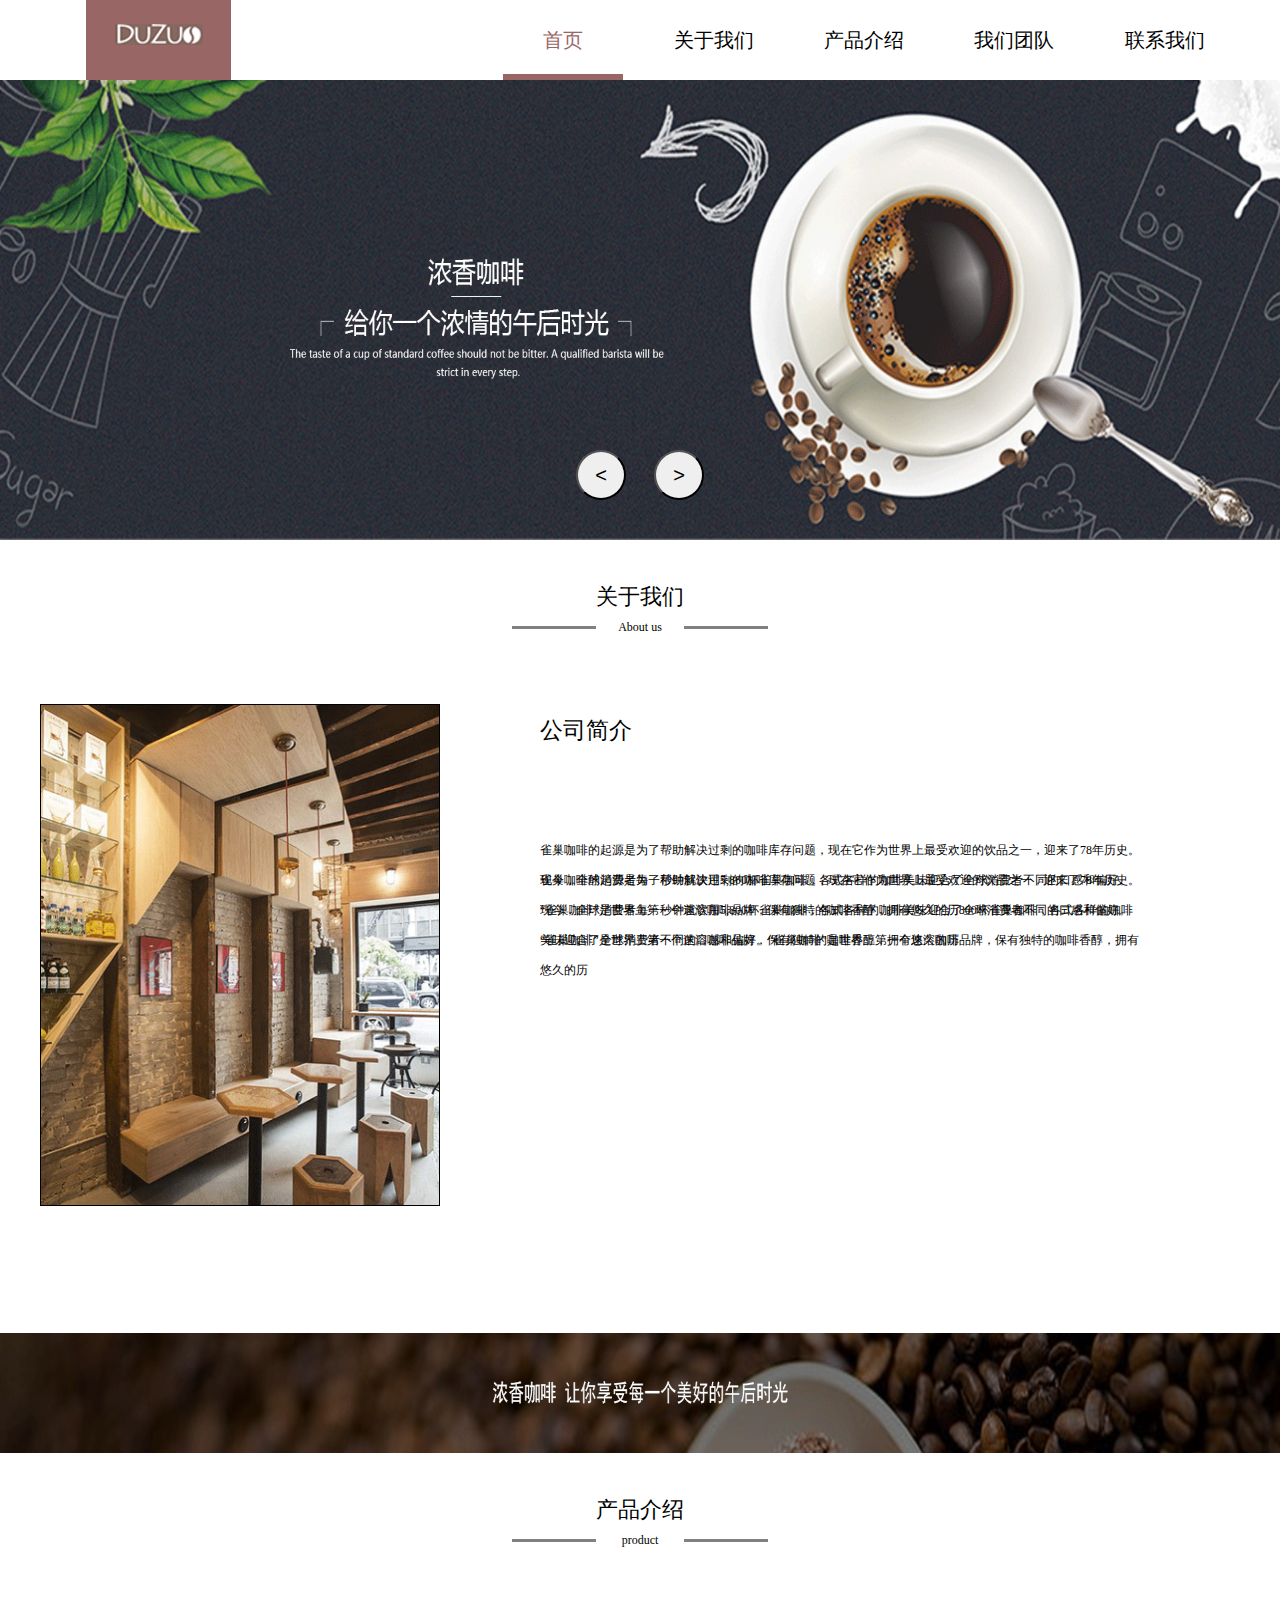
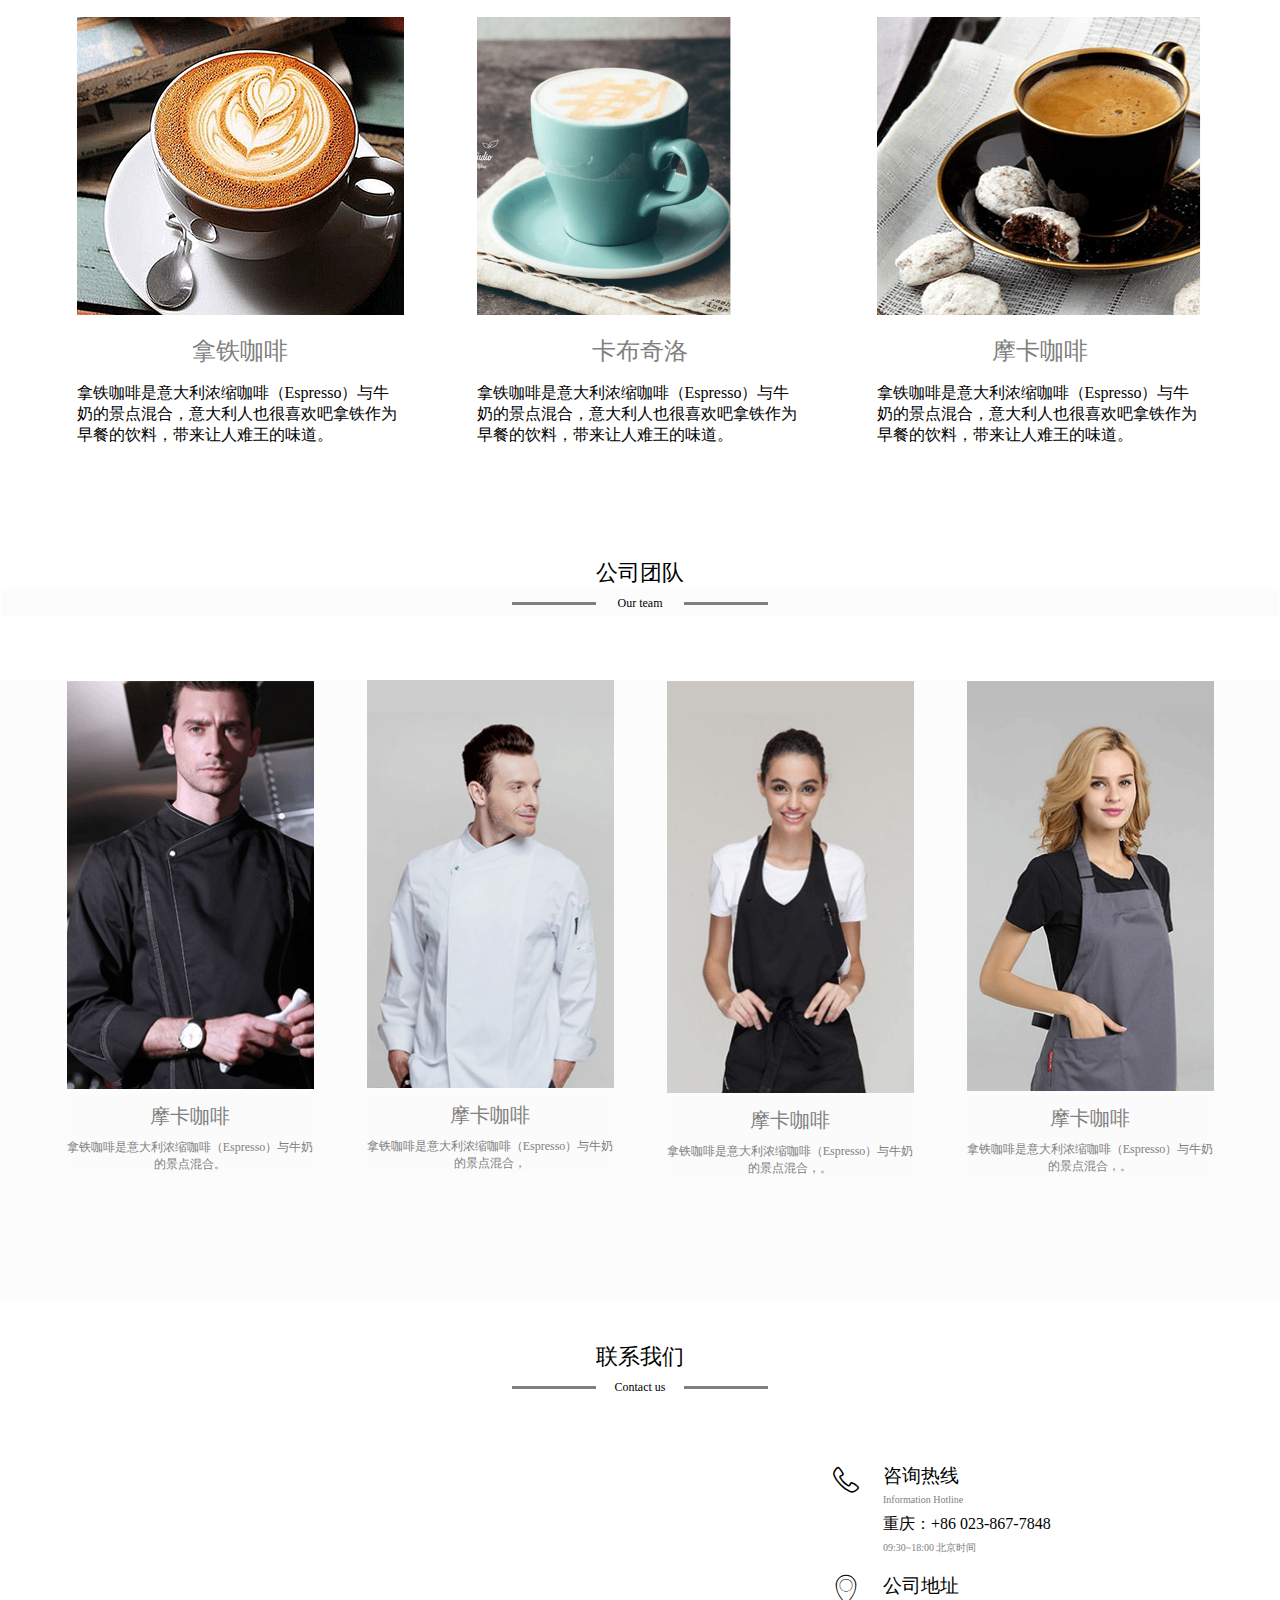
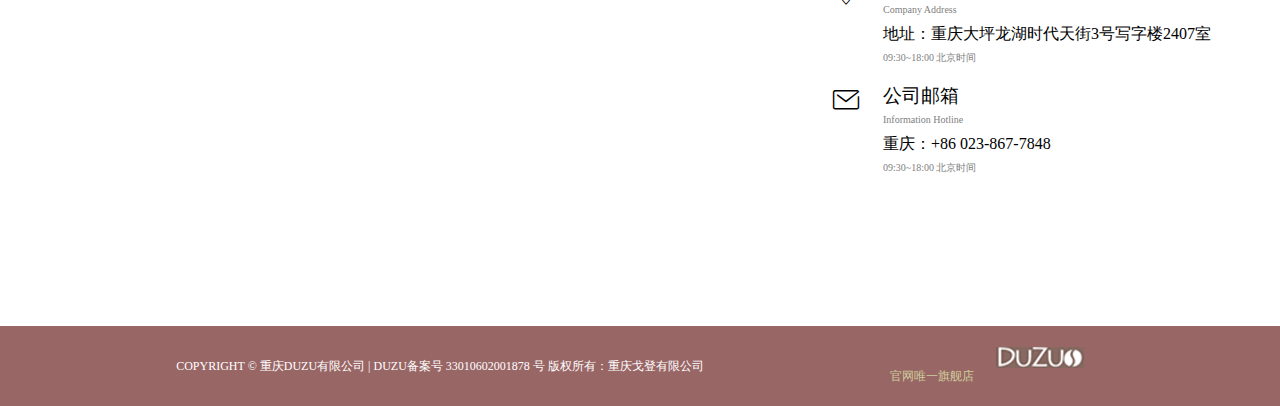
<file: index.html>
<!DOCTYPE html>
<html>
<head>
	<meta charset="utf-8" />
	<title></title>
	<link rel="stylesheet" href="./css/index.css">
	<link rel="stylesheet" href="./css/reset.css">
	<link rel="stylesheet" href="./font/iconfont.css">
	<script type="text/javascript" src="http://api.map.baidu.com/api?v=2.0&ak=L6WciObCXuq8Gs2Gze7sdkD8qmdNOafe"></script>
	<script type="text/javascript" src="http://api.map.baidu.com/library/SearchInfoWindow/1.5/src/SearchInfoWindow_min.js"></script>
	<link rel="stylesheet" href="http://api.map.baidu.com/library/SearchInfoWindow/1.5/src/SearchInfoWindow_min.css" />
</head>

<body>
	<!-- banner -->
	<header>
		<div class="banner">
			<div class="logo"><img src="./img/logo.gif"></img></div>
			<div class="nav">
				<a class="active" href="#">首页</a>
				<a href="#">关于我们</a>
				<a href="#">产品介绍</a>
				<a href="#">我们团队</a>
				<a href="#">联系我们</a>
			</div>
		</div>
	</header>
	<!-- slider -->
	<div class="slider">
		<img src="./img/slider.png" alt="">
		<button class="slider_left">&lt;</button>
		<button class="slider_right">&gt;</button>
	</div>
	<main>
		<!-- 关于我们 -->
		<section class="w">
			<h2 class="tt">关于我们</h2>
			<p class="scett">About us</p>
			<div class="empty"></div>
			<div class="w">
				<div class="company_intro">
					<img src="./img/intro.gif" alt="company_intro">
					<div class="company_intro_txt">
						<h3>公司简介</h3>
						<p>雀巢咖啡的起源是为了帮助解决过剩的咖啡库存问题，现在它作为世界上最受欢迎的饮品之一，迎来了78年历史。现今，全球消费者每一秒钟就饮用5,800杯雀巢咖啡，各式各样的咖啡美味迎合了全球消费者不同的口感和偏好。“雀巢咖啡”是世界上第一个速溶咖啡品牌，保有独特的咖啡香醇，拥有悠久的历800杯雀巢咖啡，各式各样的咖啡美味迎合了全球消费者不同的口感和偏好。“雀巢咖啡”是世界上第一个速溶咖啡品牌，保有独特的咖啡香醇，拥有悠久的历
						</p>
						<p> 雀巢咖啡的起源是为了帮助解决过剩的咖啡库存问题，现在它作为世界上最受欢迎的饮品之一，迎来了78年历史。现今，全球消费者每一秒钟就饮用5,800杯雀巢咖啡，各式各样的咖啡美味迎合了全球消费者不同的口感和偏好。“雀巢咖啡”是世界上第一个速溶咖啡品牌，保有独特的咖啡香醇，拥有悠久的历
						</p>
					</div>
				</div>
		</section>
		<div class="w"> <img src="./img/bgi.gif" alt="coffee_picture"></div>

		<!-- 产品介绍部分 -->
		<div class="product_box w">
			<h2 class="tt">产品介绍</h2>
			<p class="scett">product</p>
			<div class="empty"></div>
			<div class="production">
				<div class="production_item">
					<img src="./img/latte.gif" alt="">
					<h3>拿铁咖啡</h3>
					<p>拿铁咖啡是意大利浓缩咖啡（Espresso）与牛奶的景点混合，意大利人也很喜欢吧拿铁作为早餐的饮料，带来让人难王的味道。</p>
				</div>
				<div class="production_item">
					<img src="./img/kabujiluo.gif" alt="">
					<h3>卡布奇洛</h3>
					<p>拿铁咖啡是意大利浓缩咖啡（Espresso）与牛奶的景点混合，意大利人也很喜欢吧拿铁作为早餐的饮料，带来让人难王的味道。</p>
				</div>
				<div class="production_item">
					<img src="./img/moka.gif" alt="">
					<h3>摩卡咖啡</h3>
					<p>拿铁咖啡是意大利浓缩咖啡（Espresso）与牛奶的景点混合，意大利人也很喜欢吧拿铁作为早餐的饮料，带来让人难王的味道。</p>
				</div>

			</div>
		</div>
		<!-- 团队部分 -->
		<div class="team_box w">
			<h2 class="tt">公司团队</h2>
			<p class="scett">Our team</p>
			<div class="empty"></div>
			<div class="team">
				<div class="team_item">
					<img src="./img/justin.gif" alt="">
					<h3>摩卡咖啡</h3>
					<p>拿铁咖啡是意大利浓缩咖啡（Espresso）与牛奶的景点混合。</p>
				</div>
				<div class="team_item">
					<img src="./img/pusi.gif" alt="">
					<h3>摩卡咖啡</h3>
					<p>拿铁咖啡是意大利浓缩咖啡（Espresso）与牛奶的景点混合，</p>
				</div>
				<div class="team_item">
					<img src="./img/laweini.gif" alt="">
					<h3>摩卡咖啡</h3>
					<p>拿铁咖啡是意大利浓缩咖啡（Espresso）与牛奶的景点混合，。</p>
				</div>
				<div class="team_item">
					<img src="./img/siweifute.gif" alt="">
					<h3>摩卡咖啡</h3>
					<p>拿铁咖啡是意大利浓缩咖啡（Espresso）与牛奶的景点混合，。</p>
				</div>
			</div>
		</div>
		<!-- 联系我们 -->
		<div class="contact_box w">
			<h2 class="tt">联系我们</h2>
			<p class="scett">Contact us</p>
			<div class="empty"></div>
			<div class="contact_item">
				<div class="map" id="allmap"></div>
				
<script type="text/javascript">
	// 百度地图API功能
    var map = new BMap.Map('allmap');
    var poi = new BMap.Point(106.5195750788,29.5423687188,);
    map.centerAndZoom(poi, 16);
    map.enableScrollWheelZoom();

    var content = '<div style="margin:0;line-height:20px;padding:2px;">' +
                    '<img src="img/logo.gif" alt="" style="float:right;zoom:1;overflow:hidden;width:100px;height:50px;margin-left:3px;"/>' +
                    '地址：重庆大坪龙湖时代天街3号写字楼<br/>电话： 023-867-7848<br/>简介：重庆大坪龙湖时代天街3号写字楼' +
                  '</div>';

    //创建检索信息窗口对象
    var searchInfoWindow = null;
	searchInfoWindow = new BMapLib.SearchInfoWindow(map, content, {
			title  : "大坪龙湖时代天街3号楼",      //标题
			width  : 290,             //宽度
			height : 105,              //高度
			panel  : "panel",         //检索结果面板
			enableAutoPan : true,     //自动平移
			searchTypes   :[
				BMAPLIB_TAB_SEARCH,   //周边检索
				BMAPLIB_TAB_TO_HERE,  //到这里去
				BMAPLIB_TAB_FROM_HERE //从这里出发
			]
		});
    var marker = new BMap.Marker(poi); //创建marker对象
    marker.enableDragging(); //marker可拖拽
    marker.addEventListener("click", function(e){
	    searchInfoWindow.open(marker);
    })
    map.addOverlay(marker); //在地图中添加marker
	
</script>
				<div class="tel">
					<div>
						<i class="iconfont icon-dianhua"></i>
						<p class="tel_name">咨询热线</p>
						<p class="english">information hotline</p>
						<p>重庆：+86 023-867-7848</p>
						<p class="english">09:30~18:00 北京时间</p>
					</div>
					<div>
						<i class="iconfont icon-dizhi"></i>
						<p class="tel_name">公司地址</p>
						<p class="english">Company Address</p>
						<p>地址：重庆大坪龙湖时代天街3号写字楼2407室</p>
						<p class="english">09:30~18:00 北京时间</p>
					</div>
					<div>
						<i class="iconfont icon-dengluyouxiang"></i>
						<p class="tel_name">公司邮箱</p>
						<p class="english">information hotline</p>
						<p>重庆：+86 023-867-7848</p>
						<p class="english">09:30~18:00 北京时间</p>
					</div>
				</div>
			</div>
		</div>
	</main>
	<footer class="w">
		<div class="footerbox"><address>COPYRIGHT &COPY; 重庆DUZU有限公司 | DUZU备案号 33010602001878 号 版权所有：重庆戈登有限公司</address>
			<div><img src=" ./img/logo.gif" alt=""><span>官网唯一旗舰店</span></div></div>
	</footer>
	<script src="./js/slider.js"></script>
</body>

</html>
</file>
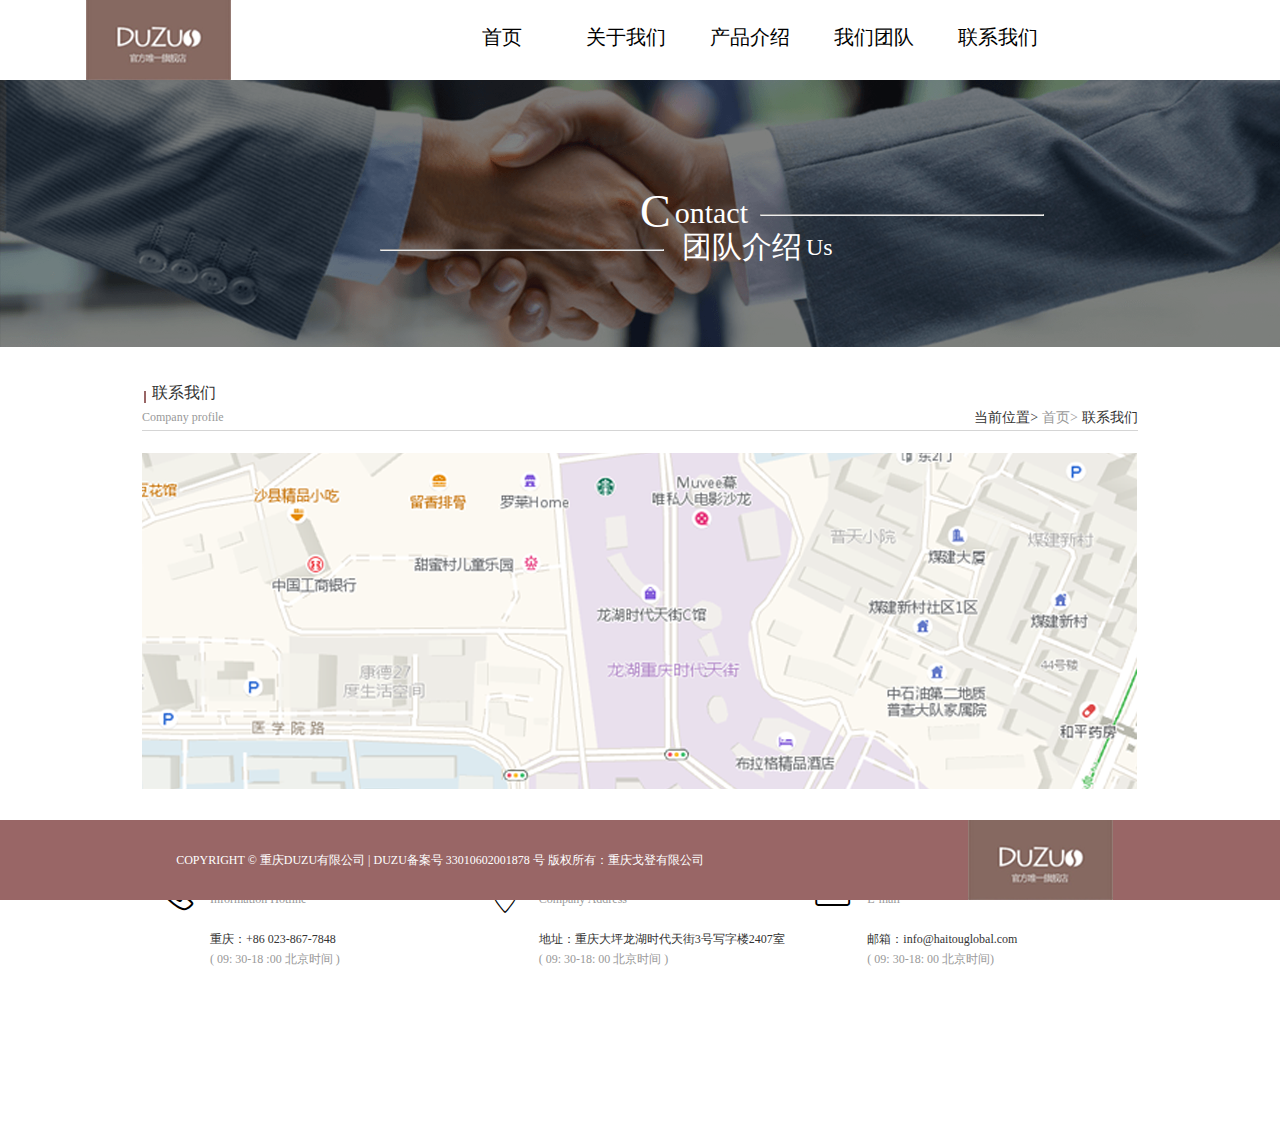
<file: contact-us.html>
<!DOCTYPE html>
<html>

<head>
	<meta charset="utf-8" />
	<title>contact us</title>
	<link rel="stylesheet" href="./css/contact.css">
	<link rel="stylesheet" href="./css/reset.css">
	<link rel="stylesheet" href="./font/iconfont.css">
	<title>联系我们</title>
</head>

<body>
	<header>
		<div class="banner">
			<div class="logo"><img src="./img/logo.png"></img></div>
			<div class="nav">
				<a class="hov" href="#">首页</a>
				<a class="hov" href="#">关于我们</a>
				<a class="hov" href="#">产品介绍</a>
				<a class="hov" href="#">我们团队</a>
				<a class="hov" href="#">联系我们</a>
			</div>
		</div>
	</header>
	<!-- slider图 -->

	<div>
		<div class="bg-model"></div>
		<img class="slider" src="./img/联系我们slider.png" alt="轮播图">
		<div class="about">
			<span>C</span>
			<span>ontact</span>
			<hr>
		</div>

		<div class="us">
			<span>团队介绍</span>
			<span>Us</span>
			<hr>
		</div>

	</div>

	<!-- 内容部分 -->
	<main>
		<div class="title">
			<div class="title-left">
				<div>
					<span class="title-left-one">联系我们</span>
					<span class="egname">Company profile</span>
				</div>

			</div>

			<div class="location">
				<span>当前位置&gt;</span>
				<span class="location-center">首页&gt;</span>
				<span>联系我们</span>
			</div>
		</div>
		<!--历程时间线 -->
		<div class="map">
			<img src="./img/map.png" alt="location map">
		</div>

		<div class="contact_box">
			<div class="contact">
				<i class="iconfont icon-dianhua"></i>
				<div>
					<div class="title-left">	
						<div>
							<span class="title-left-one">咨询热线</span>
							<span class="egname">Information Hotline</span>
						</div>
					</div>

					<div>
						<p class="tel">重庆：+86 023-867-7848</p>
						<p class="contact_time">( 09: 30-18 :00 北京时间 )</p>
					</div>
				</div>
			</div>
			<div class="contact">
				<i class="iconfont icon-dizhi"></i>
				<div>
					<div class="title-left">
						<div>
							<span class="title-left-one">公司地址</span>
							<span class="egname">Company Address</span>
						</div>
					</div>

					<div>
						<p class="tel">地址：重庆大坪龙湖时代天街3号写字楼2407室</p>
						<p class="contact_time">( 09: 30-18: 00 北京时间 )</p>
					</div>
				</div>
			</div>
			<div class="contact">
				<i class="iconfont icon-dengluyouxiang"></i>
				<div>
					<div class="title-left">
						<div>
							<span class="title-left-one">公司邮箱</span>
							<span class="egname">E-mail</span>
						</div>
					</div>

					<div>
						<p class="tel">邮箱：info@haitouglobal.com</p>
						<p class="contact_time">( 09: 30-18: 00  北京时间) </p>
					</div>
				</div>
			</div>
		</div>



















	</main>



	<footer class="w">
		<div class="footerbox">
			<address>COPYRIGHT &COPY; 重庆DUZU有限公司 | DUZU备案号 33010602001878 号 版权所有：重庆戈登有限公司</address>
			<div><img src="/img/logo.png" alt=""></div>
		</div>
	</footer>
</body>

</html>
</file>
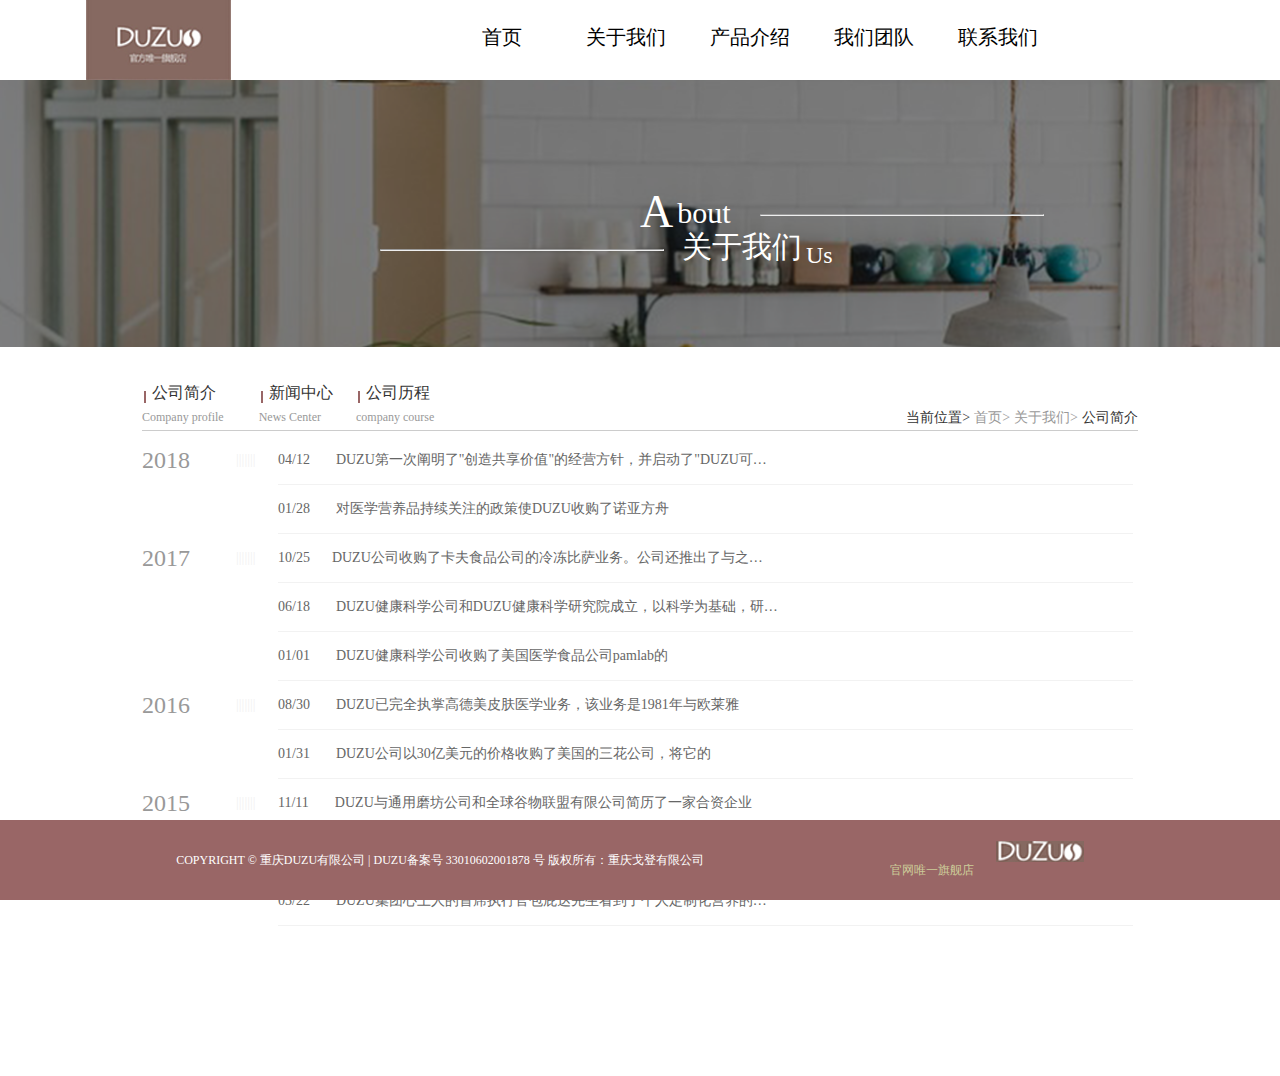
<file: course.html>
<!DOCTYPE html>
<html>

<head>
	<meta charset="utf-8" />
	<title></title>
	<link rel="stylesheet" href="./css/reset.css">
	<link rel="stylesheet" href="./css/course.css">
	<link rel="stylesheet" href="./font/iconfont.css">
	<title>公司历程</title>
</head>

<body>

	<header>
		<div class="banner">
			<div class="logo"><img src="./img/logo.png"></img></div>
			<div class="nav">
				<a class="hov" href="#">首页</a>
				<a class="hov" href="#">关于我们</a>
				<a class="hov" href="#">产品介绍</a>
				<a class="hov" href="#">我们团队</a>
				<a class="hov" href="#">联系我们</a>
			</div>
		</div>
	</header>
	<!-- slider图 -->

	<div>
		<div class="bg-model"></div>
		<img class="slider" src="./img/公司历程 slider.png" alt="轮播图">

		<div class="about">
			<span>A</span>
			<span>bout</span>
			<hr>
		</div>

		<div class="us">
			<span>关于我们</span>
			<span>Us</span>
			<hr>
		</div>

	</div>

	<!-- 内容部分 -->
	<main>
		<div class="title">
			<div class="title-left">
				<div>
					<span>公司简介</span>
					<span class="egname">Company profile</span>
				</div>
				<div>
					<span>新闻中心</span>
					<span class="egname">News Center</span>
				</div>
				<div>
					<span>公司历程</span>
					<span class="egname">company course</span>
				</div>
			</div>

			<div class="location">
				<span>当前位置&gt;</span>
				<span class="location-center">首页&gt;</span>
				<span class="location-center">关于我们&gt;</span>
				<span>公司简介</span>
			</div>
		</div>
		<!--历程时间线 -->

		<div>
			<div class="latest-course">
				<span class="year">2018</span>
				<span class="line">|||||||</span>
				<div>
					<span class="date">04/12</span>
					<span class="content">DUZU第一次阐明了"创造共享价值"的经营方针，并启动了"DUZU可以的未来</span>
				</div>

			</div>
			<div class="latest-course">
				<span class="year"></span>
				<span class="line"></span>
				<div>
					<span class="date">01/28</span>
					<span class="content">对医学营养品持续关注的政策使DUZU收购了诺亚方舟</span>
				</div>

			</div>
			<div class="latest-course">
				<span class="year">2017</span>
				<span class="line">|||||||</span>
				<div>
					<span class="date">10/25</span><span class="content">DUZU公司收购了卡夫食品公司的冷冻比萨业务。公司还推出了与之相关的</span>
				</div>

			</div>
			<div class="latest-course">
				<span class="year"></span>
				<span class="line"></span>
				<div>
					<span class="date">06/18</span>
					<span class="content">DUZU健康科学公司和DUZU健康科学研究院成立，以科学为基础，研究营养产品来预防和治疗</span>
				</div>

			</div>
			<div class="latest-course">
				<span class="year"></span>
				<span class="line"></span>
				<div>
					<span class="date">01/01</span>
					<span class="content">DUZU健康科学公司收购了美国医学食品公司pamlab的</span>
				</div>

			</div>
			<div class="latest-course">
				<span class="year">2016</span>
				<span class="line">|||||||</span>
				<div>
					<span class="date">08/30</span>
					<span class="content">DUZU已完全执掌高德美皮肤医学业务，该业务是1981年与欧莱雅</span>
				</div>

			</div>
			<div class="latest-course">
				<span class="year"></span>
				<span class="line"></span>
				<div>
					<span class="date">01/31</span>
					<span class="content">DUZU公司以30亿美元的价格收购了美国的三花公司，将它的</span>
				</div>

			</div>
			<!-- 2015年 -->
			<div class="latest-course">
				<span class="year">2015</span>
				<span class="line">|||||||</span>
				<div>
					<span class="date">11/11</span>
					<span class="content">DUZU与通用磨坊公司和全球谷物联盟有限公司简历了一家合资企业</span>
				</div>

			</div>
			<div class="latest-course">
				<span class="year"></span>
				<span class="line"></span>
				<div>
					<span class="date">09/12</span>
					<span class="content">DUZU收购了法国巴黎水(perrier)集团，从而建立了它的矿泉水市场地位</span>
				</div>

			</div>
			<div class="latest-course">
				<span class="year"></span>
				<span class="line"></span>
				<div><span class="date">03/22</span>
					<span class="content">DUZU集团心上人的首席执行官包庇达先生看到了个人定制化营养的增长潜力，他将DUZU的业务</span></div>
			</div>
		</div>
		<div></div>
		<div></div>
		<div></div>

	</main>

	<footer class="w">
		<div class="footerbox">
			<address>COPYRIGHT &COPY; 重庆DUZU有限公司 | DUZU备案号 33010602001878 号 版权所有：重庆戈登有限公司</address>
			<div><img src=" ./img/logo.gif" alt=""><span>官网唯一旗舰店</span></div>
		</div>
	</footer>
</body>

</html>
</file>
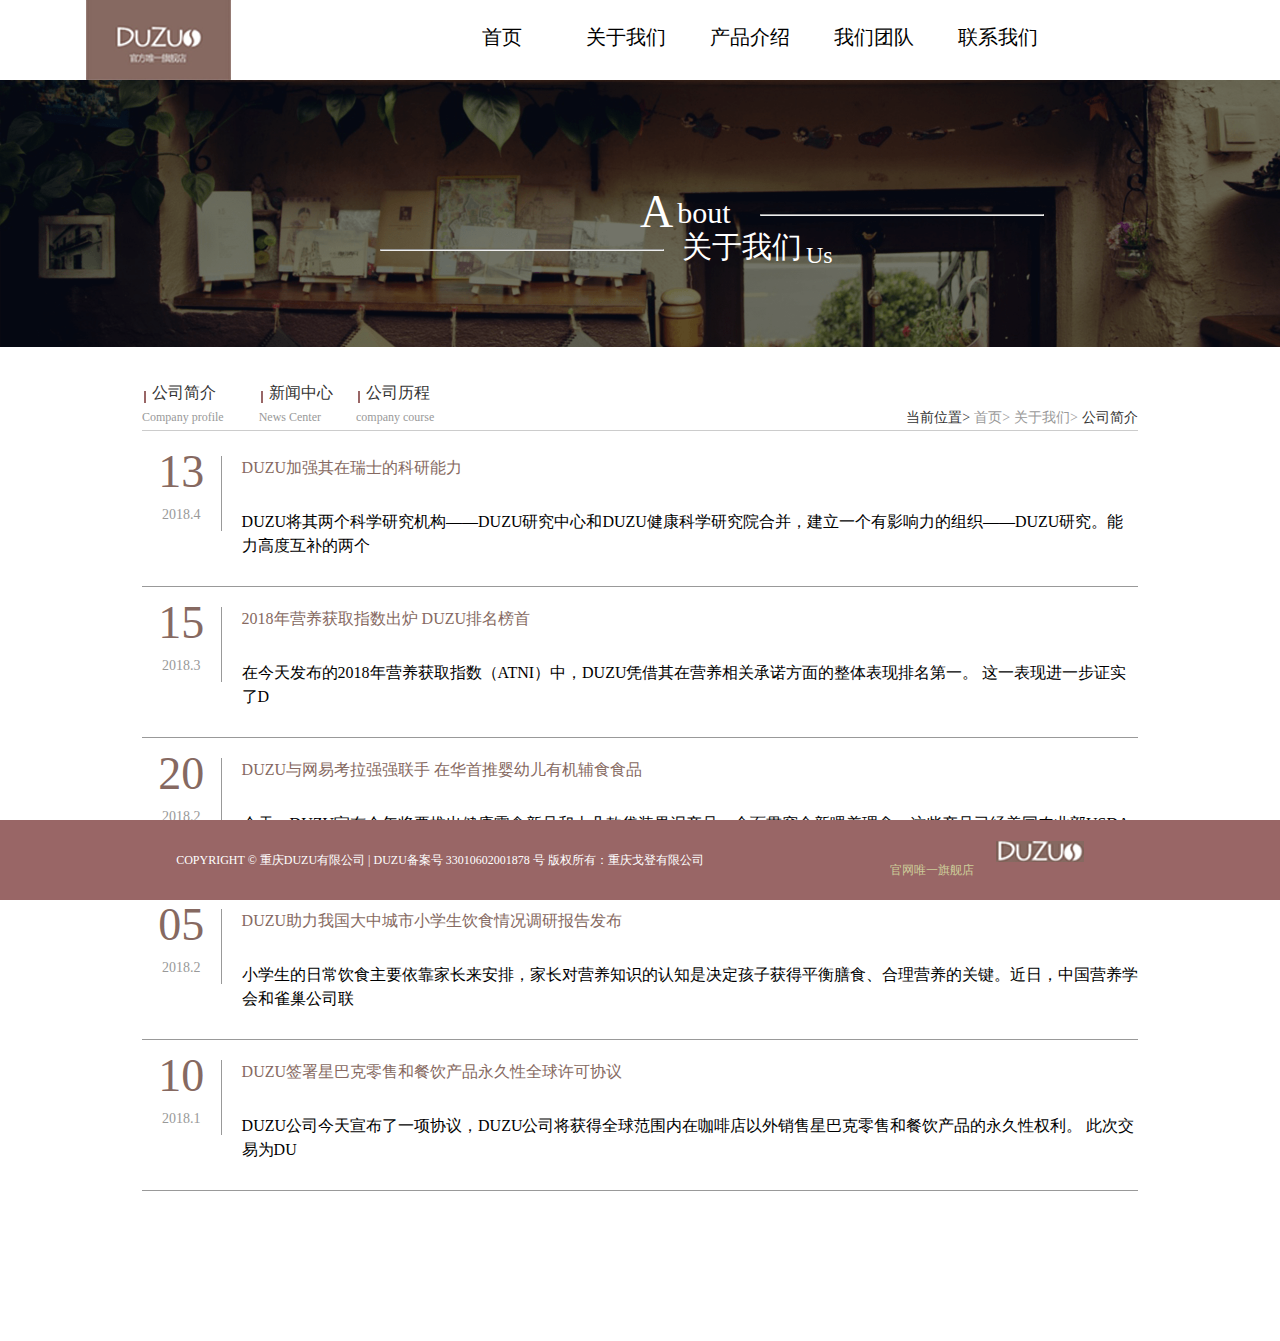
<file: course1.html>
<!DOCTYPE html>
<html>

<head>
	<meta charset="utf-8" />
	<title></title>
	<link rel="stylesheet" href="./css/reset.css">
	<link rel="stylesheet" href="./css/course.css">
	<link rel="stylesheet" href="./font/iconfont.css">
	<title>公司历程2</title>
</head>

<body>

	<header>
		<div class="banner">
			<div class="logo"><img src="./img/logo.png"></img></div>
			<div class="nav">
				<a class="hov" href="#">首页</a>
				<a class="hov" href="#">关于我们</a>
				<a class="hov" href="#">产品介绍</a>
				<a class="hov" href="#">我们团队</a>
				<a class="hov" href="#">联系我们</a>
			</div>
		</div>
	</header>
	<!-- slider图 -->

	<div>
		<div class="bg-model"></div>
		<img class="slider" src="./img/公司历程-2 slider.png" alt="轮播图">

		<div class="about">
			<span>A</span>
			<span>bout</span>
			<hr>
		</div>

		<div class="us">
			<span>关于我们</span>
			<span>Us</span>
			<hr>
		</div>

	</div>

	<!-- 内容部分 -->
	<main>
		<div class="title">
			<div class="title-left">
				<div>
					<span>公司简介</span>
					<span class="egname">Company profile</span>
				</div>
				<div>
					<span>新闻中心</span>
					<span class="egname">News Center</span>
				</div>
				<div>
					<span>公司历程</span>
					<span class="egname">company course</span>
				</div>
			</div>

			<div class="location">
				<span>当前位置&gt;</span>
				<span class="location-center">首页&gt;</span>
				<span class="location-center">关于我们&gt;</span>
				<span>公司简介</span>
			</div>
		</div>
		<!--2018历程时间线 -->

		<div class="lastyear">
			<div class="lastyear_time">
				<span>13</span>
				<span>2018.4</span>
			</div>

			<div class="lastyear_event">
				<h3>DUZU加强其在瑞士的科研能力</h3>

				<p>DUZU将其两个科学研究机构——DUZU研究中心和DUZU健康科学研究院合并，建立一个有影响力的组织——DUZU研究。能力高度互补的两个</p>
			</div>
		</div>
		<div class="lastyear">
			<div class="lastyear_time">
				<span>15</span>
				<span>2018.3</span>
			</div>

			<div class="lastyear_event">
				<h3>2018年营养获取指数出炉 DUZU排名榜首</h3>

				<p>在今天发布的2018年营养获取指数（ATNI）中，DUZU凭借其在营养相关承诺方面的整体表现排名第一。 这一表现进一步证实了D</p>
			</div>
		</div>
		<div class="lastyear">
			<div class="lastyear_time">
				<span>20</span>
				<span>2018.2</span>
			</div>

			<div class="lastyear_event">
				<h3>DUZU与网易考拉强强联手 在华首推婴幼儿有机辅食食品</h3>

				<p>今天，DUZU宣布今年将要推出健康零食新品和十几款袋装果泥产品，全面贯穿全新喂养理念，这些产品已经美国农业部USDA有机认证，</p>
			</div>
		</div>
		<div class="lastyear">
			<div class="lastyear_time">
				<span>05</span>
				<span>2018.2</span>
			</div>

			<div class="lastyear_event">
				<h3>DUZU助力我国大中城市小学生饮食情况调研报告发布</h3>
				<p>小学生的日常饮食主要依靠家长来安排，家长对营养知识的认知是决定孩子获得平衡膳食、合理营养的关键。近日，中国营养学会和雀巢公司联</p>
			</div>
		</div>
		<div class="lastyear">
			<div class="lastyear_time">
				<span>10</span>
				<span>2018.1</span>
			</div>

			<div class="lastyear_event">
				<h3>DUZU签署星巴克零售和餐饮产品永久性全球许可协议</h3>
				<p>DUZU公司今天宣布了一项协议，DUZU公司将获得全球范围内在咖啡店以外销售星巴克零售和餐饮产品的永久性权利。 此次交易为DU</p>
			</div>
		</div>

	</main>


<!-- 文档尾部 -->
	<footer class="w">
		<div class="footerbox">
			<address>COPYRIGHT &COPY; 重庆DUZU有限公司 | DUZU备案号 33010602001878 号 版权所有：重庆戈登有限公司</address>
			<div><img src=" ./img/logo.gif" alt=""><span>官网唯一旗舰店</span></div>
		</div>
	</footer>
</body>

</html>
</file>
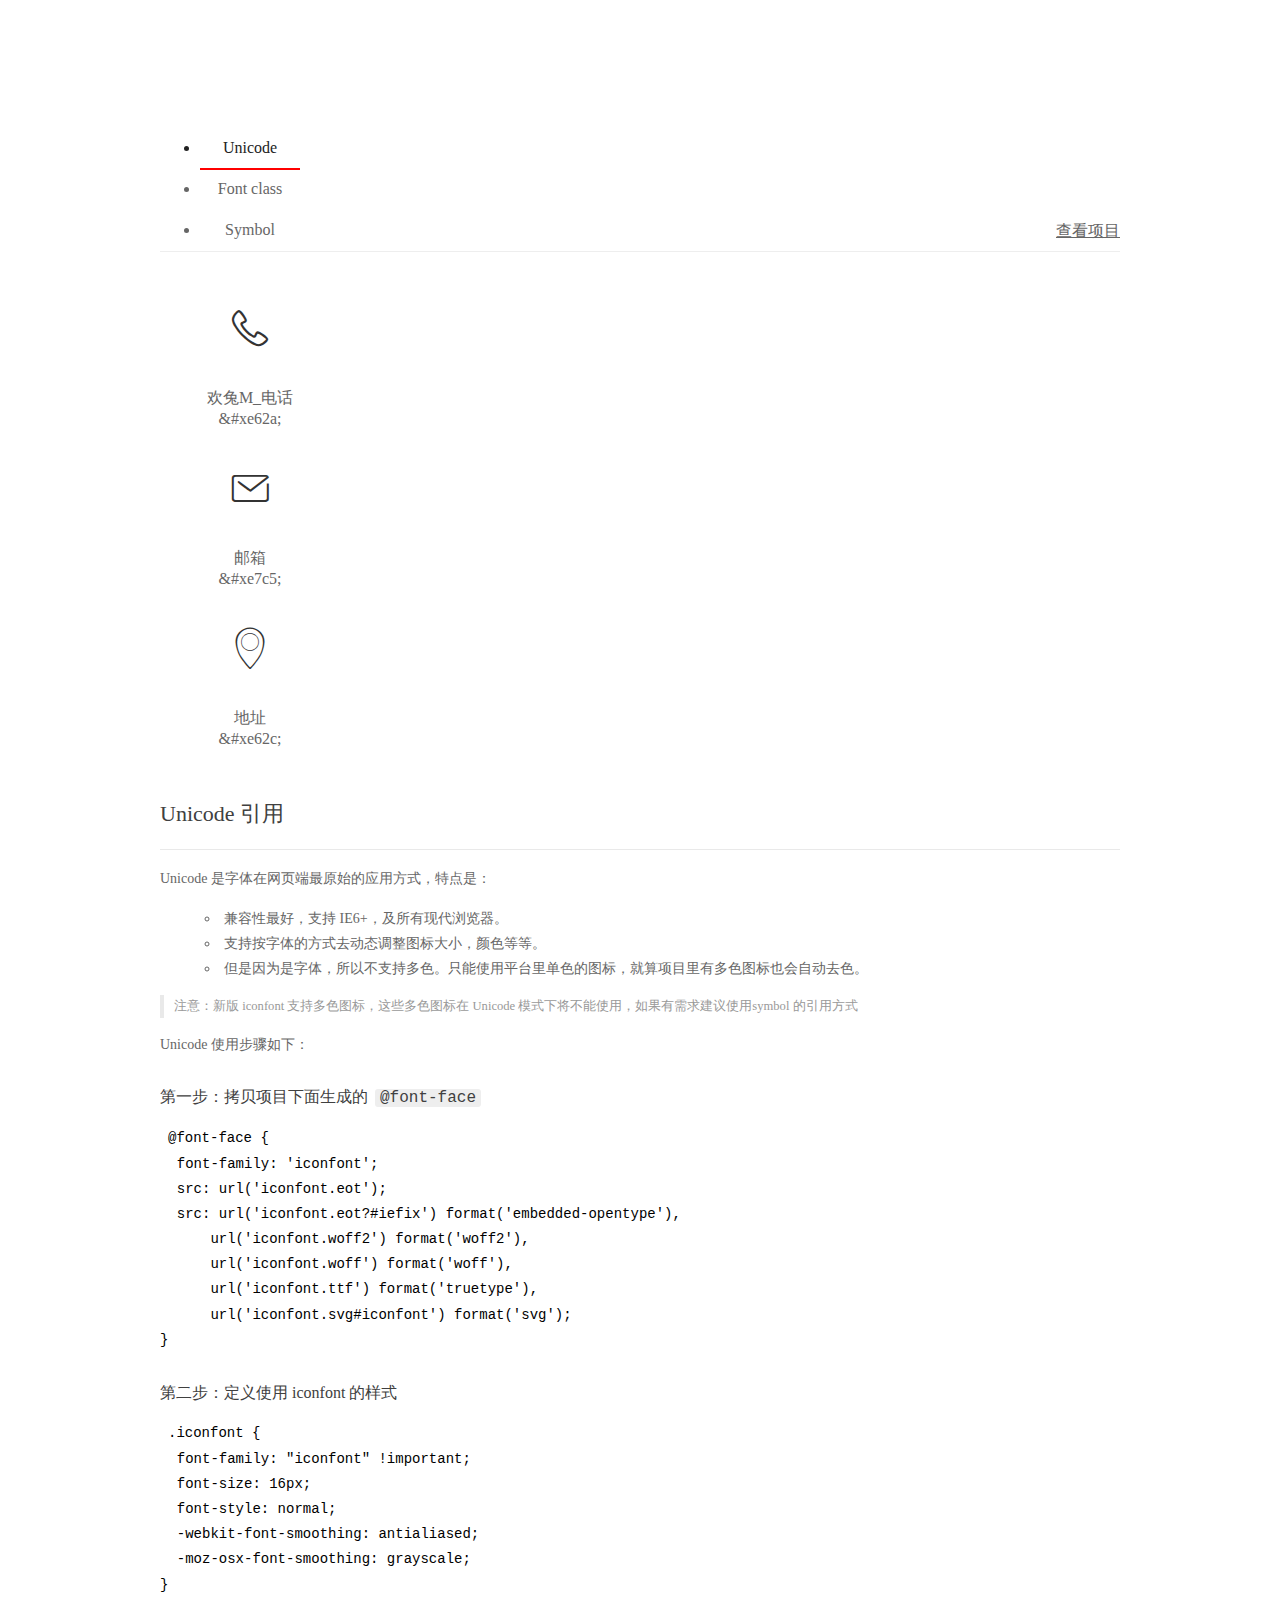
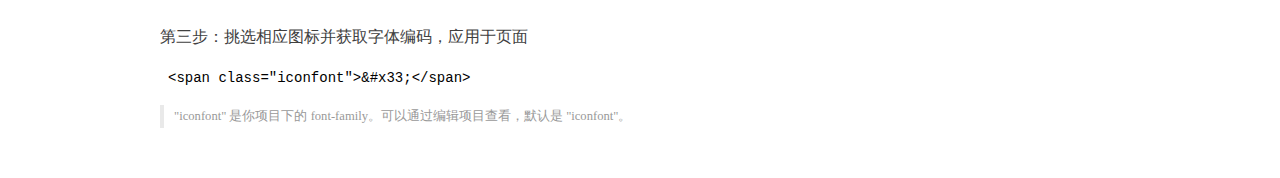
<file: font/demo_index.html>
<!DOCTYPE html>
<html>
<head>
  <meta charset="utf-8"/>
  <title>IconFont Demo</title>
  <link rel="shortcut icon" href="https://gtms04.alicdn.com/tps/i4/TB1_oz6GVXXXXaFXpXXJDFnIXXX-64-64.ico" type="image/x-icon"/>
  <link rel="stylesheet" href="https://g.alicdn.com/thx/cube/1.3.2/cube.min.css">
  <link rel="stylesheet" href="demo.css">
  <link rel="stylesheet" href="iconfont.css">
  <script src="iconfont.js"></script>
  <!-- jQuery -->
  <script src="https://a1.alicdn.com/oss/uploads/2018/12/26/7bfddb60-08e8-11e9-9b04-53e73bb6408b.js"></script>
  <!-- 代码高亮 -->
  <script src="https://a1.alicdn.com/oss/uploads/2018/12/26/a3f714d0-08e6-11e9-8a15-ebf944d7534c.js"></script>
</head>
<body>
  <div class="main">
    <h1 class="logo"><a href="https://www.iconfont.cn/" title="iconfont 首页" target="_blank">&#xe86b;</a></h1>
    <div class="nav-tabs">
      <ul id="tabs" class="dib-box">
        <li class="dib active"><span>Unicode</span></li>
        <li class="dib"><span>Font class</span></li>
        <li class="dib"><span>Symbol</span></li>
      </ul>
      
      <a href="https://www.iconfont.cn/manage/index?manage_type=myprojects&projectId=1359962" target="_blank" class="nav-more">查看项目</a>
      
    </div>
    <div class="tab-container">
      <div class="content unicode" style="display: block;">
          <ul class="icon_lists dib-box">
          
            <li class="dib">
              <span class="icon iconfont">&#xe62a;</span>
                <div class="name">欢兔M_电话</div>
                <div class="code-name">&amp;#xe62a;</div>
              </li>
          
            <li class="dib">
              <span class="icon iconfont">&#xe7c5;</span>
                <div class="name">邮箱</div>
                <div class="code-name">&amp;#xe7c5;</div>
              </li>
          
            <li class="dib">
              <span class="icon iconfont">&#xe62c;</span>
                <div class="name">地址</div>
                <div class="code-name">&amp;#xe62c;</div>
              </li>
          
          </ul>
          <div class="article markdown">
          <h2 id="unicode-">Unicode 引用</h2>
          <hr>

          <p>Unicode 是字体在网页端最原始的应用方式，特点是：</p>
          <ul>
            <li>兼容性最好，支持 IE6+，及所有现代浏览器。</li>
            <li>支持按字体的方式去动态调整图标大小，颜色等等。</li>
            <li>但是因为是字体，所以不支持多色。只能使用平台里单色的图标，就算项目里有多色图标也会自动去色。</li>
          </ul>
          <blockquote>
            <p>注意：新版 iconfont 支持多色图标，这些多色图标在 Unicode 模式下将不能使用，如果有需求建议使用symbol 的引用方式</p>
          </blockquote>
          <p>Unicode 使用步骤如下：</p>
          <h3 id="-font-face">第一步：拷贝项目下面生成的 <code>@font-face</code></h3>
<pre><code class="language-css"
>@font-face {
  font-family: 'iconfont';
  src: url('iconfont.eot');
  src: url('iconfont.eot?#iefix') format('embedded-opentype'),
      url('iconfont.woff2') format('woff2'),
      url('iconfont.woff') format('woff'),
      url('iconfont.ttf') format('truetype'),
      url('iconfont.svg#iconfont') format('svg');
}
</code></pre>
          <h3 id="-iconfont-">第二步：定义使用 iconfont 的样式</h3>
<pre><code class="language-css"
>.iconfont {
  font-family: "iconfont" !important;
  font-size: 16px;
  font-style: normal;
  -webkit-font-smoothing: antialiased;
  -moz-osx-font-smoothing: grayscale;
}
</code></pre>
          <h3 id="-">第三步：挑选相应图标并获取字体编码，应用于页面</h3>
<pre>
<code class="language-html"
>&lt;span class="iconfont"&gt;&amp;#x33;&lt;/span&gt;
</code></pre>
          <blockquote>
            <p>"iconfont" 是你项目下的 font-family。可以通过编辑项目查看，默认是 "iconfont"。</p>
          </blockquote>
          </div>
      </div>
      <div class="content font-class">
        <ul class="icon_lists dib-box">
          
          <li class="dib">
            <span class="icon iconfont icon-dianhua"></span>
            <div class="name">
              欢兔M_电话
            </div>
            <div class="code-name">.icon-dianhua
            </div>
          </li>
          
          <li class="dib">
            <span class="icon iconfont icon-dengluyouxiang"></span>
            <div class="name">
              邮箱
            </div>
            <div class="code-name">.icon-dengluyouxiang
            </div>
          </li>
          
          <li class="dib">
            <span class="icon iconfont icon-dizhi"></span>
            <div class="name">
              地址
            </div>
            <div class="code-name">.icon-dizhi
            </div>
          </li>
          
        </ul>
        <div class="article markdown">
        <h2 id="font-class-">font-class 引用</h2>
        <hr>

        <p>font-class 是 Unicode 使用方式的一种变种，主要是解决 Unicode 书写不直观，语意不明确的问题。</p>
        <p>与 Unicode 使用方式相比，具有如下特点：</p>
        <ul>
          <li>兼容性良好，支持 IE8+，及所有现代浏览器。</li>
          <li>相比于 Unicode 语意明确，书写更直观。可以很容易分辨这个 icon 是什么。</li>
          <li>因为使用 class 来定义图标，所以当要替换图标时，只需要修改 class 里面的 Unicode 引用。</li>
          <li>不过因为本质上还是使用的字体，所以多色图标还是不支持的。</li>
        </ul>
        <p>使用步骤如下：</p>
        <h3 id="-fontclass-">第一步：引入项目下面生成的 fontclass 代码：</h3>
<pre><code class="language-html">&lt;link rel="stylesheet" href="./iconfont.css"&gt;
</code></pre>
        <h3 id="-">第二步：挑选相应图标并获取类名，应用于页面：</h3>
<pre><code class="language-html">&lt;span class="iconfont icon-xxx"&gt;&lt;/span&gt;
</code></pre>
        <blockquote>
          <p>"
            iconfont" 是你项目下的 font-family。可以通过编辑项目查看，默认是 "iconfont"。</p>
        </blockquote>
      </div>
      </div>
      <div class="content symbol">
          <ul class="icon_lists dib-box">
          
            <li class="dib">
                <svg class="icon svg-icon" aria-hidden="true">
                  <use xlink:href="#icon-dianhua"></use>
                </svg>
                <div class="name">欢兔M_电话</div>
                <div class="code-name">#icon-dianhua</div>
            </li>
          
            <li class="dib">
                <svg class="icon svg-icon" aria-hidden="true">
                  <use xlink:href="#icon-dengluyouxiang"></use>
                </svg>
                <div class="name">邮箱</div>
                <div class="code-name">#icon-dengluyouxiang</div>
            </li>
          
            <li class="dib">
                <svg class="icon svg-icon" aria-hidden="true">
                  <use xlink:href="#icon-dizhi"></use>
                </svg>
                <div class="name">地址</div>
                <div class="code-name">#icon-dizhi</div>
            </li>
          
          </ul>
          <div class="article markdown">
          <h2 id="symbol-">Symbol 引用</h2>
          <hr>

          <p>这是一种全新的使用方式，应该说这才是未来的主流，也是平台目前推荐的用法。相关介绍可以参考这篇<a href="">文章</a>
            这种用法其实是做了一个 SVG 的集合，与另外两种相比具有如下特点：</p>
          <ul>
            <li>支持多色图标了，不再受单色限制。</li>
            <li>通过一些技巧，支持像字体那样，通过 <code>font-size</code>, <code>color</code> 来调整样式。</li>
            <li>兼容性较差，支持 IE9+，及现代浏览器。</li>
            <li>浏览器渲染 SVG 的性能一般，还不如 png。</li>
          </ul>
          <p>使用步骤如下：</p>
          <h3 id="-symbol-">第一步：引入项目下面生成的 symbol 代码：</h3>
<pre><code class="language-html">&lt;script src="./iconfont.js"&gt;&lt;/script&gt;
</code></pre>
          <h3 id="-css-">第二步：加入通用 CSS 代码（引入一次就行）：</h3>
<pre><code class="language-html">&lt;style&gt;
.icon {
  width: 1em;
  height: 1em;
  vertical-align: -0.15em;
  fill: currentColor;
  overflow: hidden;
}
&lt;/style&gt;
</code></pre>
          <h3 id="-">第三步：挑选相应图标并获取类名，应用于页面：</h3>
<pre><code class="language-html">&lt;svg class="icon" aria-hidden="true"&gt;
  &lt;use xlink:href="#icon-xxx"&gt;&lt;/use&gt;
&lt;/svg&gt;
</code></pre>
          </div>
      </div>

    </div>
  </div>
  <script>
  $(document).ready(function () {
      $('.tab-container .content:first').show()

      $('#tabs li').click(function (e) {
        var tabContent = $('.tab-container .content')
        var index = $(this).index()

        if ($(this).hasClass('active')) {
          return
        } else {
          $('#tabs li').removeClass('active')
          $(this).addClass('active')

          tabContent.hide().eq(index).fadeIn()
        }
      })
    })
  </script>
</body>
</html>
</file>
<file: css/index.css>
.w,header{width:100%}.banner,header{background-color:#fff}.banner .logo,.banner .nav{height:80px;line-height:80px}.banner .nav,.production{display:flex;justify-content:space-around}header{height:80px}.banner{width:1200px;height:80px;padding-left:46px}.banner .logo{width:145px;background-color:#966;text-align:center;float:left}.banner .nav{margin-left:250px;width:752px;font-size:20px;float:right}.nav a{width:120px;text-align:center;color:#000}.nav .active{color:#966;border-bottom:6px solid #966}.slider{width:100%;height:460px}.slider img{width:100%;height:100%;background-image:url(../img/slider.gif)}.slider button{width:50px;height:50px;font-size:20px;border-radius:25px;outline:0;cursor:pointer;position:absolute}.scett,.tt{width:100%;text-align:center}.slider>.slider_left{top:50%;left:45%}.slider>.slider_right{top:50%;right:45%}main{margin-bottom:80px}section{height:793px}.tt{height:72px;line-height:113px;font-size:22px;background-color:#fff}.scett{height:29px;line-height:29px;font-size:12px;border:1px solid #fff;position:relative}.scett::after,.scett::before{content:"";width:84px;height:3px;background-color:gray;position:absolute;top:13px}.scett::before{left:40%}.scett::after{right:40%}.empty{width:100%;height:63px;background-color:#fff}section :nth-child(4){height:629px;background-color:#fff padding: 16px 87px 111px 87px}section .company_intro{width:1200px;height:100%;background-color:#fff}section .company_intro img{width:400px;height:502px;border:1px solid #000;float:left}.company_intro>.company_intro_txt{width:600px;height:502px;overflow:hidden}.company_intro_txt h3{font-size:23px;height:54px;line-height:54px;margin-bottom:77px}.company_intro_txt p{font-size:12px;height:30px;line-height:30px;background-color:#fff}.company_intro_txt>p::first-line{text-indent:2em}section+div{height:120px}section+div>img{width:100%;height:100%}.product_box{height:663px;background-color:#fff}.team_box,.team_item>h3,.team_item>p{background-color:rgba(250,250,250,.5)}.production{width:1200px;height:502px}.production_item{width:327px;height:100%}.production_item>img{display:inline-block;height:298px}.team,.tel{display:flex}.production_item>h3{width:327px;height:64px;line-height:64px;text-align:center;font-size:24px;color:gray}.team_box{height:784px}.team{width:1200px;height:508px;justify-content:space-around}.team_item{width:247px;height:508px}.team_item>img{width:100%}.team_item>h3{height:46px;line-height:46px;text-align:center;font-size:20px;color:gray}.team_item>p{font-size:12px;color:gray;text-align:center}.contact_box{height:546px;background-color:#fff}.contact_item{width:1200px;height:382px}.map,.tel{height:344px}.map{width:660px;margin:0 50px 52px 66px;float:left}.tel{width:415px;float:right;flex-direction:column}.tel>div{width:415px;height:110px}.tel>div>i{display:block;width:58px;height:100%;font-size:30px;padding-left:6px;float:left}.tel>div>p{line-height:24px}.tel>div>.english{color:gray;font-size:10px;text-transform:capitalize}.tel_name{font-size:19px;color:#000}footer{height:80px;background-color:#966}.footerbox{width:1200px;height:80px;display:flex;justify-content:center;align-items:center}.footerbox address{width:700px;font-size:12px;font-style:normal;color:#fff;text-align:center}.footerbox div{width:300px;height:100%;display:flex;flex-direction:column;justify-content:center;font-size:12px;color:#cc9}
</file>
<file: font/iconfont.css>
@font-face {font-family: "iconfont";
  src: url('iconfont.eot?t=1566265260943'); /* IE9 */
  src: url('iconfont.eot?t=1566265260943#iefix') format('embedded-opentype'), /* IE6-IE8 */
  url('[data-uri]') format('woff2'),
  url('iconfont.woff?t=1566265260943') format('woff'),
  url('iconfont.ttf?t=1566265260943') format('truetype'), /* chrome, firefox, opera, Safari, Android, iOS 4.2+ */
  url('iconfont.svg?t=1566265260943#iconfont') format('svg'); /* iOS 4.1- */
}

.iconfont {
  font-family: "iconfont" !important;
  font-size: 16px;
  font-style: normal;
  -webkit-font-smoothing: antialiased;
  -moz-osx-font-smoothing: grayscale;
}

.icon-dianhua:before {
  content: "\e62a";
}

.icon-dengluyouxiang:before {
  content: "\e7c5";
}

.icon-dizhi:before {
  content: "\e62c";
}
</file>
<file: css/contact.css>
.about,.bg-model{position:absolute}.bg-model,footer{bottom:0;left:0;right:0}.banner,.contact_box,main .title{overflow:hidden}.nav a,i.iconfont{text-align:center}header{width:100%;background-color:#fff}.banner{width:1200px;padding:0 46px}.banner .logo img{width:145px;float:left;vertical-align:top}.banner .nav{width:752px;float:right}.nav a{display:inline-block;width:120px;line-height:74px;font-size:20px;color:#000}.nav .hov:hover{color:#966;border-bottom:6px solid #966}.bg-model{top:0;background:rgba(0,0,0,.5)}footer{height:80px;background-color:#966;position:fixed}.footerbox{width:1200px;height:80px;display:flex;justify-content:center;align-items:center}.footerbox address{width:700px;font-size:12px;font-style:normal;color:#fff;text-align:center}.footerbox div{width:300px;height:100%;display:flex;flex-direction:column;justify-content:center;font-size:12px;color:#cc9}.about,.us{color:#fff;line-height:24px}header+div{width:100%;position:relative}.slider{width:100%;vertical-align:top}.about{left:50%;top:45%}.about hr,.us hr{top:14px;width:284px;height:1px;position:absolute}.about hr{left:120px}.us hr{left:-260px}.us{padding-left:42px;position:absolute;left:50%;top:58%}.about :nth-child(1){font-size:46px;vertical-align:sub}.about :nth-child(2){font-size:30px}.us :nth-child(1){font-size:30px;vertical-align:text-bottom}.us :nth-child(2){font-size:24px;vertical-align:text-bottom}main{width:1200px;padding:34px 102px 0;margin-bottom:150px}main .title{background-color:#fff;border-bottom:1PX solid #d5d5d5;line-height:24px}.title>.location{float:right;color:#333;padding-top:24px}.egname,.title>.location>.location-center{color:#999}.location span{font-size:14px}.title-left{float:left;display:flex;margin-left:0}.egname{font-size:12px;font-family:"微软雅黑";display:block;margin-right:35px}.title-left-one{padding-left:10px;color:#333;font-size:16px;position:relative}.title-left-one:before{content:"";width:2px;height:12px;background-color:#966;position:absolute;top:7px;left:2px}main .map{width:100%;margin:22px 0}.contact{width:33%;margin:56px 0 20px;float:left}i.iconfont{width:68px;font-size:40px;vertical-align:super;float:left}.contact_time,.tel{font-size:12px;line-height:20px}.contact>:nth-child(2){display:flex;flex-direction:column;justify-content:flex-start}i+div :nth-child(2){margin-left:0}.tel{margin-top:22px;color:#333}.contact_time{color:#999}
</file>
<file: css/course.css>
.about,.bg-model{position:absolute}.bg-model,footer{bottom:0;left:0;right:0}.banner,.content,main .lastyear,main .title{overflow:hidden}header{width:100%;background-color:#fff}.banner{width:1200px;padding:0 46px}.banner .logo img{width:145px;float:left;vertical-align:top}.banner .nav{width:752px;float:right}.nav a{display:inline-block;width:120px;line-height:74px;font-size:20px;text-align:center;color:#000}.nav .hov:hover{color:#966;border-bottom:6px solid #966}.bg-model{top:0;background:rgba(0,0,0,.5)}footer{height:80px;background-color:#966;position:fixed}.footerbox{width:1200px;height:80px;display:flex;justify-content:center;align-items:center}.footerbox address{width:700px;font-size:12px;font-style:normal;color:#fff;text-align:center}.footerbox div{width:300px;height:100%;display:flex;flex-direction:column;justify-content:center;font-size:12px;color:#cc9}.about,.us{color:#fff;line-height:24px}header+div{width:100%;position:relative}.slider{width:100%;vertical-align:top}.about{left:50%;top:45%}.about hr,.us hr{top:14px;width:284px;height:1px;position:absolute}.about hr{left:120px}.us hr{left:-260px}.us{padding-left:42px;position:absolute;left:50%;top:58%}.about :nth-child(1){font-size:46px;vertical-align:sub}.about :nth-child(2){font-size:30px}.us :nth-child(1){font-size:30px;vertical-align:super}.us :nth-child(2){font-size:24px}main{width:1200px;padding:34px 102px 0;margin-bottom:150px}main .title{background-color:#fff;border-bottom:1PX solid #ccc;line-height:24px;margin-bottom:5px}.title>.location{float:right;color:#333;padding-top:24px}.location span{font-size:14px}.title>.location>.location-center{color:#999}.title-left{float:left;display:flex}.title .egname{color:#999;font-size:12px;font-family:"微软雅黑";display:block;margin-right:35px}.content,.latest-course .year,.latest-course span,.line+div{display:inline-block}.title-left>div>span:first-child{padding-left:10px;color:#333;font-size:16px;position:relative}.title-left>div>span:first-child:before{content:"";width:2px;height:12px;background-color:#966;position:absolute;top:7px;left:2px}.latest-course{width:100%}.latest-course span{line-height:48px;vertical-align:middle}.latest-course .year{width:56px;font-size:24px;color:#999;margin-right:12px}.latest-course .line{width:38px;font-size:14px;color:#f2f2f2;margin-left:22px}.line+div{width:855px;border-bottom:1px solid #f2f2f2}.latest-course .date{font-size:14px;color:#666;margin-right:22px}.content{width:444px;font-size:14px;color:#666;white-space:nowrap;text-overflow:ellipsis}main .lastyear{width:100%;border-bottom:1px solid #999;padding:20px 0 28px;vertical-align:middle}main .lastyear_time{float:left;width:8%;line-height:32px;text-align:center;border-right:1px solid #999}main .lastyear_event{float:right;width:90%;line-height:24px;vertical-align:top}.lastyear_time span:first-child{font-size:46px;color:#866961}.lastyear_time span:last-child{font-size:14px;color:#999}.lastyear_event :first-child{font-size:16px;color:#866961;margin-bottom:30px;font-family:"黑体"；}
</file>
<file: font/demo.css>
/* Logo 字体 */
@font-face {
  font-family: "iconfont logo";
  src: url('https://at.alicdn.com/t/font_985780_km7mi63cihi.eot?t=1545807318834');
  src: url('https://at.alicdn.com/t/font_985780_km7mi63cihi.eot?t=1545807318834#iefix') format('embedded-opentype'),
    url('https://at.alicdn.com/t/font_985780_km7mi63cihi.woff?t=1545807318834') format('woff'),
    url('https://at.alicdn.com/t/font_985780_km7mi63cihi.ttf?t=1545807318834') format('truetype'),
    url('https://at.alicdn.com/t/font_985780_km7mi63cihi.svg?t=1545807318834#iconfont') format('svg');
}

.logo {
  font-family: "iconfont logo";
  font-size: 160px;
  font-style: normal;
  -webkit-font-smoothing: antialiased;
  -moz-osx-font-smoothing: grayscale;
}

/* tabs */
.nav-tabs {
  position: relative;
}

.nav-tabs .nav-more {
  position: absolute;
  right: 0;
  bottom: 0;
  height: 42px;
  line-height: 42px;
  color: #666;
}

#tabs {
  border-bottom: 1px solid #eee;
}

#tabs li {
  cursor: pointer;
  width: 100px;
  height: 40px;
  line-height: 40px;
  text-align: center;
  font-size: 16px;
  border-bottom: 2px solid transparent;
  position: relative;
  z-index: 1;
  margin-bottom: -1px;
  color: #666;
}


#tabs .active {
  border-bottom-color: #f00;
  color: #222;
}

.tab-container .content {
  display: none;
}

/* 页面布局 */
.main {
  padding: 30px 100px;
  width: 960px;
  margin: 0 auto;
}

.main .logo {
  color: #333;
  text-align: left;
  margin-bottom: 30px;
  line-height: 1;
  height: 110px;
  margin-top: -50px;
  overflow: hidden;
  *zoom: 1;
}

.main .logo a {
  font-size: 160px;
  color: #333;
}

.helps {
  margin-top: 40px;
}

.helps pre {
  padding: 20px;
  margin: 10px 0;
  border: solid 1px #e7e1cd;
  background-color: #fffdef;
  overflow: auto;
}

.icon_lists {
  width: 100% !important;
  overflow: hidden;
  *zoom: 1;
}

.icon_lists li {
  width: 100px;
  margin-bottom: 10px;
  margin-right: 20px;
  text-align: center;
  list-style: none !important;
  cursor: default;
}

.icon_lists li .code-name {
  line-height: 1.2;
}

.icon_lists .icon {
  display: block;
  height: 100px;
  line-height: 100px;
  font-size: 42px;
  margin: 10px auto;
  color: #333;
  -webkit-transition: font-size 0.25s linear, width 0.25s linear;
  -moz-transition: font-size 0.25s linear, width 0.25s linear;
  transition: font-size 0.25s linear, width 0.25s linear;
}

.icon_lists .icon:hover {
  font-size: 100px;
}

.icon_lists .svg-icon {
  /* 通过设置 font-size 来改变图标大小 */
  width: 1em;
  /* 图标和文字相邻时，垂直对齐 */
  vertical-align: -0.15em;
  /* 通过设置 color 来改变 SVG 的颜色/fill */
  fill: currentColor;
  /* path 和 stroke 溢出 viewBox 部分在 IE 下会显示
      normalize.css 中也包含这行 */
  overflow: hidden;
}

.icon_lists li .name,
.icon_lists li .code-name {
  color: #666;
}

/* markdown 样式 */
.markdown {
  color: #666;
  font-size: 14px;
  line-height: 1.8;
}

.highlight {
  line-height: 1.5;
}

.markdown img {
  vertical-align: middle;
  max-width: 100%;
}

.markdown h1 {
  color: #404040;
  font-weight: 500;
  line-height: 40px;
  margin-bottom: 24px;
}

.markdown h2,
.markdown h3,
.markdown h4,
.markdown h5,
.markdown h6 {
  color: #404040;
  margin: 1.6em 0 0.6em 0;
  font-weight: 500;
  clear: both;
}

.markdown h1 {
  font-size: 28px;
}

.markdown h2 {
  font-size: 22px;
}

.markdown h3 {
  font-size: 16px;
}

.markdown h4 {
  font-size: 14px;
}

.markdown h5 {
  font-size: 12px;
}

.markdown h6 {
  font-size: 12px;
}

.markdown hr {
  height: 1px;
  border: 0;
  background: #e9e9e9;
  margin: 16px 0;
  clear: both;
}

.markdown p {
  margin: 1em 0;
}

.markdown>p,
.markdown>blockquote,
.markdown>.highlight,
.markdown>ol,
.markdown>ul {
  width: 80%;
}

.markdown ul>li {
  list-style: circle;
}

.markdown>ul li,
.markdown blockquote ul>li {
  margin-left: 20px;
  padding-left: 4px;
}

.markdown>ul li p,
.markdown>ol li p {
  margin: 0.6em 0;
}

.markdown ol>li {
  list-style: decimal;
}

.markdown>ol li,
.markdown blockquote ol>li {
  margin-left: 20px;
  padding-left: 4px;
}

.markdown code {
  margin: 0 3px;
  padding: 0 5px;
  background: #eee;
  border-radius: 3px;
}

.markdown strong,
.markdown b {
  font-weight: 600;
}

.markdown>table {
  border-collapse: collapse;
  border-spacing: 0px;
  empty-cells: show;
  border: 1px solid #e9e9e9;
  width: 95%;
  margin-bottom: 24px;
}

.markdown>table th {
  white-space: nowrap;
  color: #333;
  font-weight: 600;
}

.markdown>table th,
.markdown>table td {
  border: 1px solid #e9e9e9;
  padding: 8px 16px;
  text-align: left;
}

.markdown>table th {
  background: #F7F7F7;
}

.markdown blockquote {
  font-size: 90%;
  color: #999;
  border-left: 4px solid #e9e9e9;
  padding-left: 0.8em;
  margin: 1em 0;
}

.markdown blockquote p {
  margin: 0;
}

.markdown .anchor {
  opacity: 0;
  transition: opacity 0.3s ease;
  margin-left: 8px;
}

.markdown .waiting {
  color: #ccc;
}

.markdown h1:hover .anchor,
.markdown h2:hover .anchor,
.markdown h3:hover .anchor,
.markdown h4:hover .anchor,
.markdown h5:hover .anchor,
.markdown h6:hover .anchor {
  opacity: 1;
  display: inline-block;
}

.markdown>br,
.markdown>p>br {
  clear: both;
}


.hljs {
  display: block;
  background: white;
  padding: 0.5em;
  color: #333333;
  overflow-x: auto;
}

.hljs-comment,
.hljs-meta {
  color: #969896;
}

.hljs-string,
.hljs-variable,
.hljs-template-variable,
.hljs-strong,
.hljs-emphasis,
.hljs-quote {
  color: #df5000;
}

.hljs-keyword,
.hljs-selector-tag,
.hljs-type {
  color: #a71d5d;
}

.hljs-literal,
.hljs-symbol,
.hljs-bullet,
.hljs-attribute {
  color: #0086b3;
}

.hljs-section,
.hljs-name {
  color: #63a35c;
}

.hljs-tag {
  color: #333333;
}

.hljs-title,
.hljs-attr,
.hljs-selector-id,
.hljs-selector-class,
.hljs-selector-attr,
.hljs-selector-pseudo {
  color: #795da3;
}

.hljs-addition {
  color: #55a532;
  background-color: #eaffea;
}

.hljs-deletion {
  color: #bd2c00;
  background-color: #ffecec;
}

.hljs-link {
  text-decoration: underline;
}

/* 代码高亮 */
/* PrismJS 1.15.0
https://prismjs.com/download.html#themes=prism&languages=markup+css+clike+javascript */
/**
 * prism.js default theme for JavaScript, CSS and HTML
 * Based on dabblet (http://dabblet.com)
 * @author Lea Verou
 */
code[class*="language-"],
pre[class*="language-"] {
  color: black;
  background: none;
  text-shadow: 0 1px white;
  font-family: Consolas, Monaco, 'Andale Mono', 'Ubuntu Mono', monospace;
  text-align: left;
  white-space: pre;
  word-spacing: normal;
  word-break: normal;
  word-wrap: normal;
  line-height: 1.5;

  -moz-tab-size: 4;
  -o-tab-size: 4;
  tab-size: 4;

  -webkit-hyphens: none;
  -moz-hyphens: none;
  -ms-hyphens: none;
  hyphens: none;
}

pre[class*="language-"]::-moz-selection,
pre[class*="language-"] ::-moz-selection,
code[class*="language-"]::-moz-selection,
code[class*="language-"] ::-moz-selection {
  text-shadow: none;
  background: #b3d4fc;
}

pre[class*="language-"]::selection,
pre[class*="language-"] ::selection,
code[class*="language-"]::selection,
code[class*="language-"] ::selection {
  text-shadow: none;
  background: #b3d4fc;
}

@media print {

  code[class*="language-"],
  pre[class*="language-"] {
    text-shadow: none;
  }
}

/* Code blocks */
pre[class*="language-"] {
  padding: 1em;
  margin: .5em 0;
  overflow: auto;
}

:not(pre)>code[class*="language-"],
pre[class*="language-"] {
  background: #f5f2f0;
}

/* Inline code */
:not(pre)>code[class*="language-"] {
  padding: .1em;
  border-radius: .3em;
  white-space: normal;
}

.token.comment,
.token.prolog,
.token.doctype,
.token.cdata {
  color: slategray;
}

.token.punctuation {
  color: #999;
}

.namespace {
  opacity: .7;
}

.token.property,
.token.tag,
.token.boolean,
.token.number,
.token.constant,
.token.symbol,
.token.deleted {
  color: #905;
}

.token.selector,
.token.attr-name,
.token.string,
.token.char,
.token.builtin,
.token.inserted {
  color: #690;
}

.token.operator,
.token.entity,
.token.url,
.language-css .token.string,
.style .token.string {
  color: #9a6e3a;
  background: hsla(0, 0%, 100%, .5);
}

.token.atrule,
.token.attr-value,
.token.keyword {
  color: #07a;
}

.token.function,
.token.class-name {
  color: #DD4A68;
}

.token.regex,
.token.important,
.token.variable {
  color: #e90;
}

.token.important,
.token.bold {
  font-weight: bold;
}

.token.italic {
  font-style: italic;
}

.token.entity {
  cursor: help;
}
</file>
